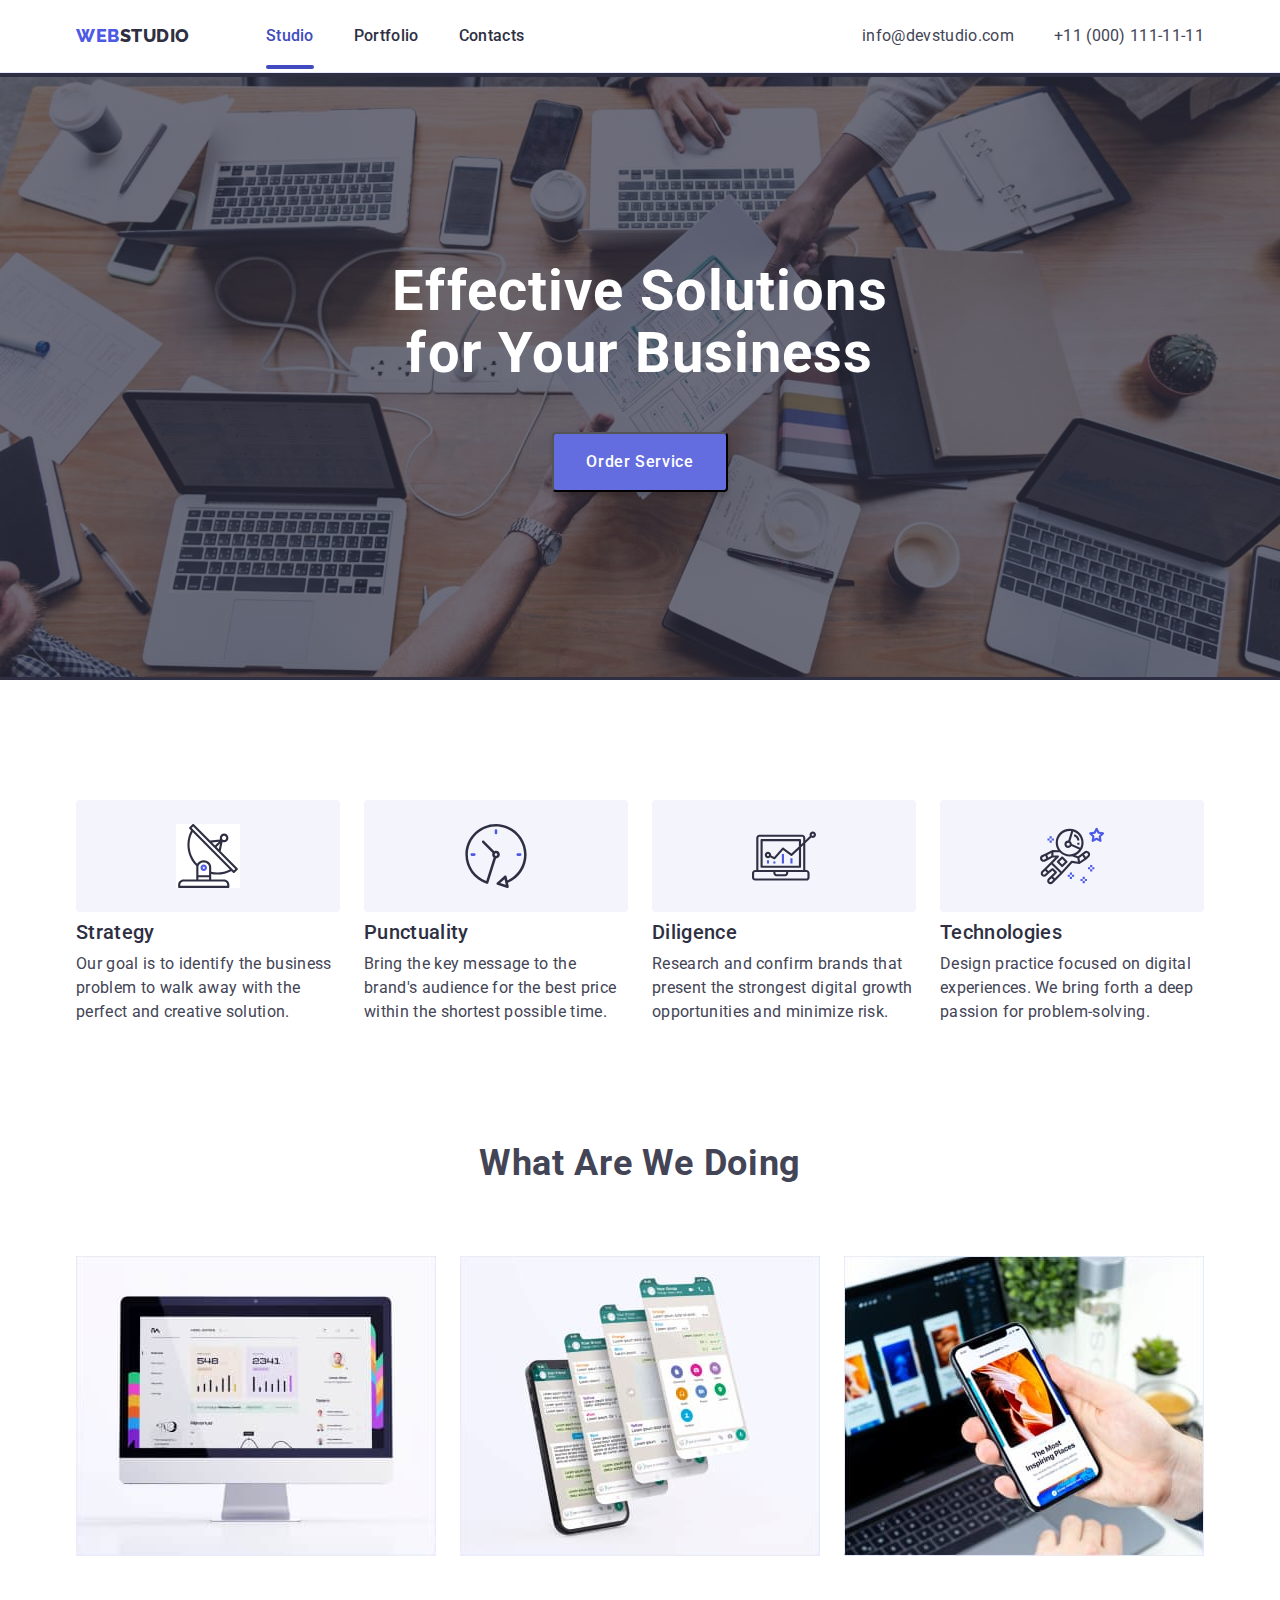
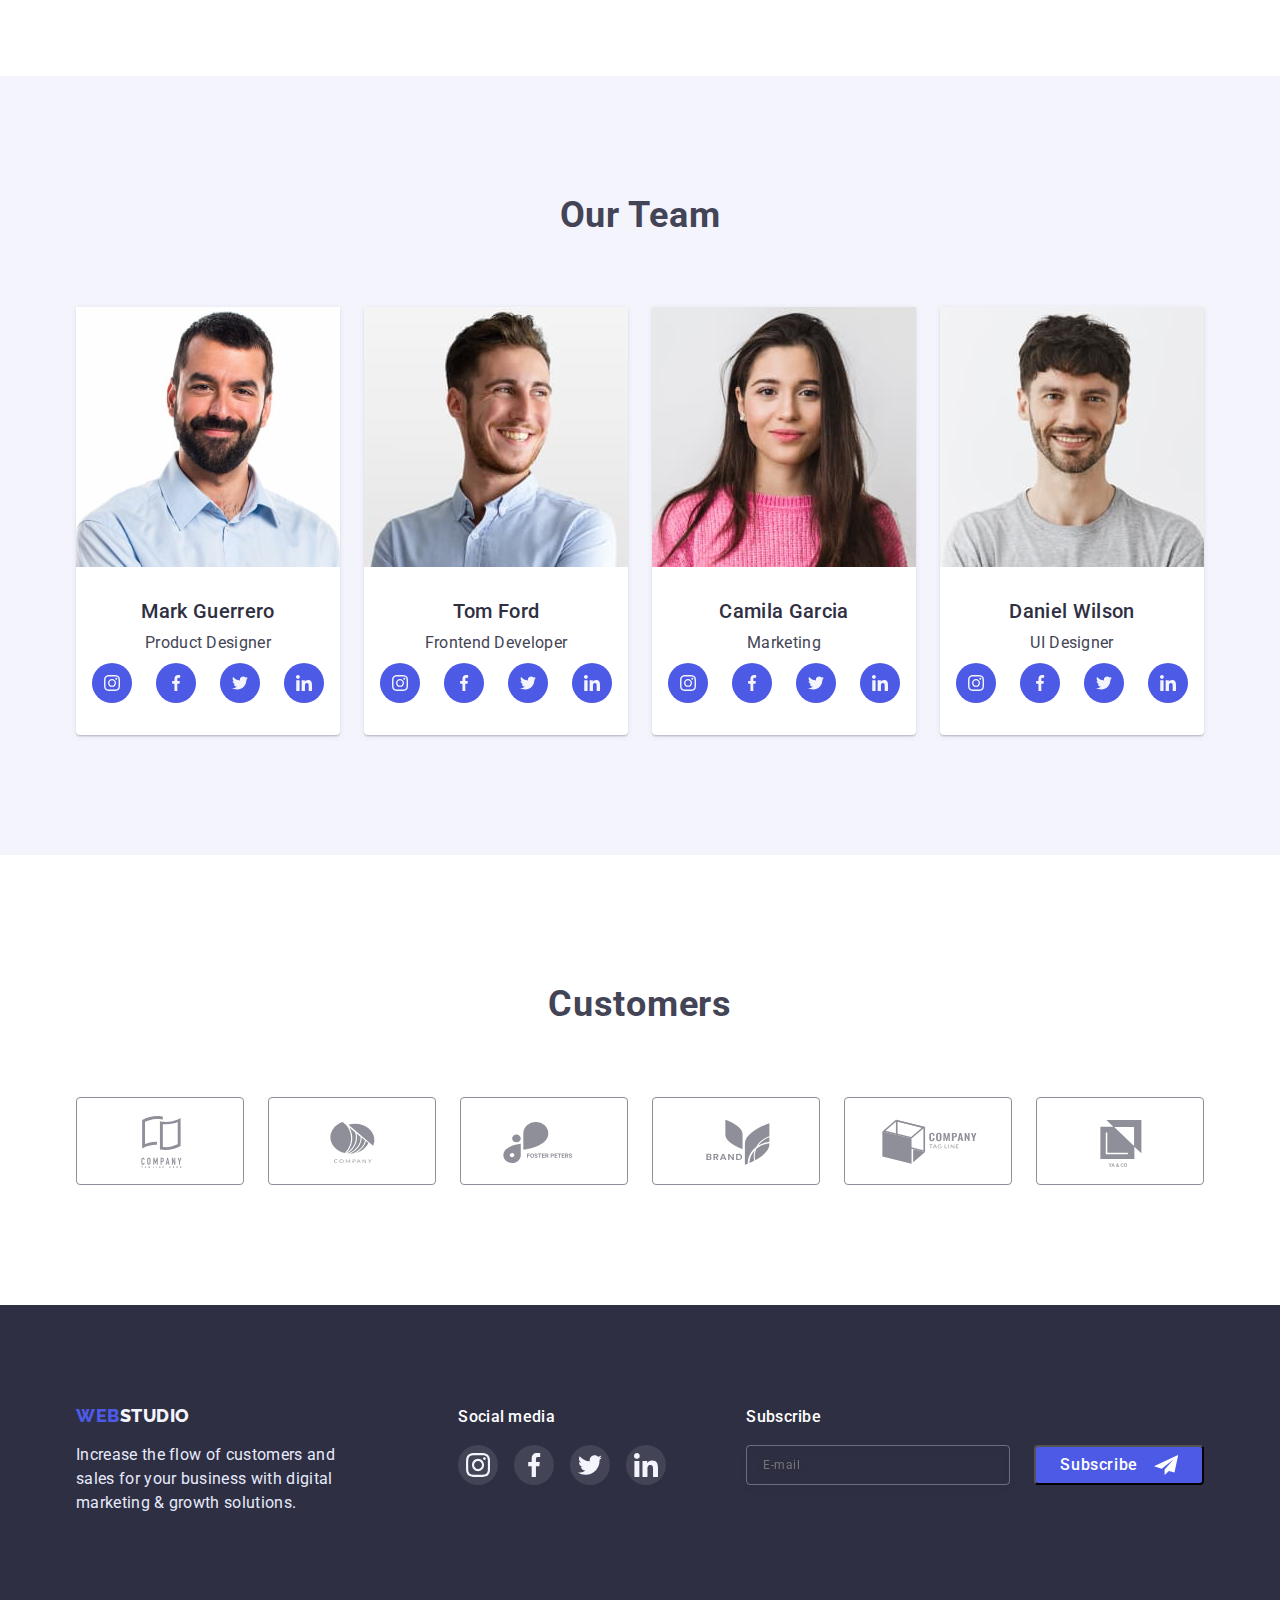
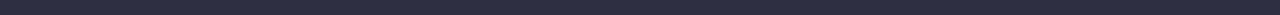
<file: index.html>
<!DOCTYPE html>

<html lang="en">
  <head>
    <meta charset="UTF-8" />
    <meta http-equiv="X-UA-Compatible" content="IE=edge" />
    <meta name="viewport" content="width=>, initial-scale=1.0" />

    <title>WebStudio</title>

    <link
      rel="stylesheet"
      href="https://cdn.jsdelivr.net/npm/modern-normalize@1.1.0/modern-normalize.min.css"
    />

    <link rel="preconnect" href="https://fonts.googleapis.com" />
    <link rel="preconnect" href="https://fonts.gstatic.com" crossorigin />
    <link
      href="https://fonts.googleapis.com/css2?family=Raleway:wght@800&family=Roboto:wght@400;500;700&display=swap"
      rel="stylesheet"
    />
    <link rel="stylesheet" href="./CSS/styles.css" />
  </head>
  <body>
    <!-- Header-->

    <header class="page-header">
      <div class="container header-conteiner">
        <nav class="navigation">
          <a class="logo link" href="./index.html">
            <span class="web">Web</span><span class="studio">Studio </span>
          </a>
          <ul class="menu list">
            <li class="menu-item">
              <a class="menu-link link current" href="./index.html"> Studio</a>
            </li>
            <li class="menu-item">
              <a class="menu-link link" href="./portfolio.html">Portfolio</a>
            </li>
            <li class="menu-item">
              <a class="menu-link link" href="">Contacts</a>
            </li>
          </ul>
        </nav>

        <ul class="contacts list">
          <li class="contacts-item">
            <a class="contacts-link link" href="mailto:info@devstudio.com"
              >info@devstudio.com</a
            >
          </li>
          <li class="contacts-item">
            <a class="contacts-link link" href="tel:+110001111111"
              >+11 (000) 111-11-11</a
            >
          </li>
        </ul>
      </div>
    </header>

    <main>
      <!-- Hero Section-->
      <section class="hero-section">
        <div class="container">
          <h1 class="hero-title">Effective Solutions for Your Business</h1>

          <button type="button" class="hero-button" data-modal-open>
            Order Service
          </button>
        </div>
      </section>
      <!--/ Hero Section-->

      <!-- About us-->
      <section class="section about">
        <div class="container">
          <h2 hidden class="visually-hidden">About us</h2>
          <ul class="list about-list">
            <li class="about-item">
              <div class="about-item-icon">
                <svg class="about-icon" width="64" height="64">
                  <use href="./images/icons.svg#icon-antenna"></use>
                </svg>
              </div>
              <h3 class="about-header">Strategy</h3>
              <p class="about-text">
                Our goal is to identify the business problem to walk away with
                the perfect and creative solution.
              </p>
            </li>
            <li class="about-item">
              <div class="about-item-icon">
                <svg class="about-icon" width="64" height="64">
                  <use href="./images/icons.svg#icon-clock"></use>
                </svg>
              </div>
              <h3 class="about-header">Punctuality</h3>
              <p class="about-text">
                Bring the key message to the brand's audience for the best price
                within the shortest possible time.
              </p>
            </li>
            <li class="about-item">
              <div class="about-item-icon">
                <svg class="about-icon" width="64" height="64">
                  <use href="./images/icons.svg#icon-diagram"></use>
                </svg>
              </div>
              <h3 class="about-header">Diligence</h3>
              <p class="about-text">
                Research and confirm brands that present the strongest digital
                growth opportunities and minimize risk.
              </p>
            </li>
            <li class="about-item">
              <div class="about-item-icon">
                <svg class="about-icon" width="64" height="64">
                  <use href="./images/icons.svg#icon-astronaut"></use>
                </svg>
              </div>
              <h3 class="about-header">Technologies</h3>
              <p class="about-text">
                Design practice focused on digital experiences. We bring forth a
                deep passion for problem-solving.
              </p>
            </li>
          </ul>
        </div>
      </section>
      <!-- /About us-->

      <!--What we doing-->
      <section class="prod-sect section">
        <div class="container">
          <h2 class="prod-sect-header">What are we doing</h2>
          <ul class="list prod-sect-list">
            <li class="prod-sect-item">
              <img src="./images/img1.jpg" alt="#" width="360" height="300" />
            </li>
            <li class="prod-sect-item">
              <img src="./images/img2.jpg" alt="#" width="360" height="300" />
            </li>
            <li class="prod-sect-item">
              <img src="./images/img3.jpg" alt="#" width="360" height="300" />
            </li>
          </ul>
        </div>
      </section>

      <!--Our team-->
      <section class="section team-section">
        <div class="container">
          <h2 class="team-header">Our Team</h2>
          <ul class="list team-list">
            <li class="team-item">
              <img
                class="team-img"
                src="./images/team-img1.jpg"
                alt="#"
                width="264"
                height="260"
              />
              <div class="team-sect-text">
                <h3 class="team-name">Mark Guerrero</h3>
                <p class="team-position">Product Designer</p>

                <ul class="team-social-list list">
                  <li class="team-social-item">
                    <a class="team-social-link link" href=""
                      ><svg class="team-social-icon" width="16" height="16">
                        <use href="./images/icons.svg#icon-instagram"></use>
                      </svg>
                    </a>
                  </li>
                  <li class="team-social-item">
                    <a class="team-social-link link" href=""
                      ><svg class="team-social-icon" width="16" height="16">
                        <use href="./images/icons.svg#icon-facebook"></use>
                      </svg>
                    </a>
                  </li>
                  <li class="team-social-item">
                    <a class="team-social-link link" href=""
                      ><svg class="team-social-icon" width="16" height="16">
                        <use href="./images/icons.svg#icon-twitter"></use>
                      </svg>
                    </a>
                  </li>
                  <li class="team-social-item">
                    <a class="team-social-link link" href=""
                      ><svg class="team-social-icon" width="16" height="16">
                        <use href="./images/icons.svg#icon-linkedin"></use>
                      </svg>
                    </a>
                  </li>
                </ul>
              </div>
            </li>
            <li class="team-item">
              <img
                class="team-img"
                src="./images/team-img2.jpg"
                alt="#"
                width="264"
                height="260"
              />
              <div class="team-sect-text">
                <h3 class="team-name">Tom Ford</h3>
                <p class="team-position">Frontend Developer</p>
                <ul class="team-social-list list">
                  <li class="team-social-item">
                    <a class="team-social-link link" href=""
                      ><svg class="team-social-icon" width="16" height="16">
                        <use href="./images/icons.svg#icon-instagram"></use>
                      </svg>
                    </a>
                  </li>
                  <li class="team-social-item">
                    <a class="team-social-link link" href=""
                      ><svg class="team-social-icon" width="16" height="16">
                        <use href="./images/icons.svg#icon-facebook"></use>
                      </svg>
                    </a>
                  </li>
                  <li class="team-social-item">
                    <a class="team-social-link link" href=""
                      ><svg class="team-social-icon" width="16" height="16">
                        <use href="./images/icons.svg#icon-twitter"></use>
                      </svg>
                    </a>
                  </li>
                  <li class="team-social-item">
                    <a class="team-social-link link" href=""
                      ><svg class="team-social-icon" width="16" height="16">
                        <use href="./images/icons.svg#icon-linkedin"></use>
                      </svg>
                    </a>
                  </li>
                </ul>
              </div>
            </li>
            <li class="team-item">
              <img
                class="team-img"
                src="./images/team-img3.jpg"
                alt="#"
                width="264"
                height="260"
              />
              <div class="team-sect-text">
                <h3 class="team-name">Camila Garcia</h3>
                <p class="team-position">Marketing</p>
                <ul class="team-social-list list">
                  <li class="team-social-item">
                    <a class="team-social-link link" href=""
                      ><svg class="team-social-icon" width="16" height="16">
                        <use href="./images/icons.svg#icon-instagram"></use>
                      </svg>
                    </a>
                  </li>
                  <li class="team-social-item">
                    <a class="team-social-link link" href=""
                      ><svg class="team-social-icon" width="16" height="16">
                        <use href="./images/icons.svg#icon-facebook"></use>
                      </svg>
                    </a>
                  </li>
                  <li class="team-social-item">
                    <a class="team-social-link link" href=""
                      ><svg class="team-social-icon" width="16" height="16">
                        <use href="./images/icons.svg#icon-twitter"></use>
                      </svg>
                    </a>
                  </li>
                  <li class="team-social-item">
                    <a class="team-social-link link" href=""
                      ><svg class="team-social-icon" width="16" height="16">
                        <use href="./images/icons.svg#icon-linkedin"></use>
                      </svg>
                    </a>
                  </li>
                </ul>
              </div>
            </li>
            <li class="team-item">
              <img
                class="team-img"
                src="./images/team-img4.jpg"
                alt="#"
                width="264"
                height="260"
              />
              <div class="team-sect-text">
                <h3 class="team-name">Daniel Wilson</h3>
                <p class="team-position">UI Designer</p>
                <ul class="team-social-list list">
                  <li class="team-social-item">
                    <a class="team-social-link link" href=""
                      ><svg class="team-social-icon" width="16" height="16">
                        <use href="./images/icons.svg#icon-instagram"></use>
                      </svg>
                    </a>
                  </li>
                  <li class="team-social-item">
                    <a class="team-social-link link" href=""
                      ><svg class="team-social-icon" width="16" height="16">
                        <use href="./images/icons.svg#icon-facebook"></use>
                      </svg>
                    </a>
                  </li>
                  <li class="team-social-item">
                    <a class="team-social-link link" href=""
                      ><svg class="team-social-icon" width="16" height="16">
                        <use href="./images/icons.svg#icon-twitter"></use>
                      </svg>
                    </a>
                  </li>
                  <li class="team-social-item">
                    <a class="team-social-link link" href=""
                      ><svg class="team-social-icon" width="16" height="16">
                        <use href="./images/icons.svg#icon-linkedin"></use>
                      </svg>
                    </a>
                  </li>
                </ul>
              </div>
            </li>
          </ul>
        </div>
      </section>
      <section class="section costumers-section">
        <div class="conteiner">
          <h2 class="costumers-header">Customers</h2>
          <ul class="costumers-list list">
            <li class="costumers-item">
              <a class="costumers-link link" href="">
                <svg class="costumers-link-icon" width="104" height="56">
                  <use href="./images/icons.svg#icon-Logo-1"></use>
                </svg>
              </a>
            </li>
            <li class="costumers-item">
              <a class="costumers-link link" href="">
                <svg class="costumers-link-icon" width="104" height="56">
                  <use href="./images/icons.svg#icon-Logo-2"></use>
                </svg>
              </a>
            </li>
            <li class="costumers-item">
              <a class="costumers-link link" href="">
                <svg class="costumers-link-icon" width="104" height="56">
                  <use href="./images/icons.svg#icon-Logo-3"></use>
                </svg>
              </a>
            </li>
            <li class="costumers-item">
              <a class="costumers-link link" href="">
                <svg class="costumers-link-icon" width="104" height="56">
                  <use href="./images/icons.svg#icon-Logo-4"></use>
                </svg>
              </a>
            </li>
            <li class="costumers-item">
              <a class="costumers-link link" href="">
                <svg class="costumers-link-icon" width="104" height="56">
                  <use href="./images/icons.svg#icon-Logo-5"></use>
                </svg>
              </a>
            </li>
            <li class="costumers-item">
              <a class="costumers-link link" href="">
                <svg class="costumers-link-icon" width="104" height="56">
                  <use href="./images/icons.svg#icon-Logo-6"></use>
                </svg>
              </a>
            </li>
          </ul>
        </div>
      </section>
    </main>
    <!-- Footer-->
    <footer class="footer">
      <div class="container footer-container">
        <div class="footer-text">
          <a class="logo-footer link" href="./index.html">
            <span class="web-footer">Web</span
            ><span class="studio-footer">Studio </span>
          </a>
          <p class="footer-text">
            Increase the flow of customers and sales for your business with
            digital marketing & growth solutions.
          </p>
        </div>
        <div class="footer-social">
          <h3 class="footer-header">Social media</h3>
          <ul class="footer-social-list list">
            <li class="footer-social-item">
              <a class="footer-social-link link" href=""
                ><svg class="footer-social-icon" width="24" height="24">
                  <use href="./images/icons.svg#icon-instagram"></use>
                </svg>
              </a>
            </li>
            <li class="footer-social-item">
              <a class="footer-social-link link" href=""
                ><svg class="footer-social-icon" width="24" height="24">
                  <use href="./images/icons.svg#icon-facebook"></use>
                </svg>
              </a>
            </li>
            <li class="footer-social-item">
              <a class="footer-social-link link" href=""
                ><svg class="footer-social-icon" width="24" height="24">
                  <use href="./images/icons.svg#icon-twitter"></use>
                </svg>
              </a>
            </li>
            <li class="footer-social-item">
              <a class="footer-social-link link" href=""
                ><svg class="footer-social-icon" width="24" height="24">
                  <use href="./images/icons.svg#icon-linkedin"></use>
                </svg>
              </a>
            </li>
          </ul>
        </div>
        <div class="footer-subs-wrapper">
          <h3 class="footer-header">Subscribe</h3>
          <form class="footer-subs-form">
            <label class="footer-form-field">
              <input
                type="email"
                name="footer_subs_email_adresses"
                class="footer-form-input"
                placeholder="E-mail"
                required
              />
            </label>
            <button type="submit" class="footer-subs-btn">
              Subscribe
              <svg class="footer-subs-icon" width="24" height="24">
                <use href="./images/icons.svg#icon-subscribe"></use>
              </svg>
            </button>
          </form>
        </div>
      </div>
    </footer>
    <div class="backdrop is-hidden" data-modal>
      <div class="modal">
        <button type="button" class="modal-close-button" data-modal-close>
          <svg class="modal-close-icon" width="8" height="8">
            <use href="./images/icons.svg#icon-modal-button"></use>
          </svg>
        </button>
        <form class="modal-form">
          <p class="modal-text">
            Leave your contacts and we will call you back
          </p>
          <label class="modal-form-field">
            <span class="modal-form-input-desc">Name</span>
            <span class="modal-form-input-wrapper">
              <input
                type="text"
                name="user_name"
                class="modal-form-input"
                required
                pattern="[a-zA-Z]+"
                minlength="2"
              />
              <svg class="modal-form-input-icon" width="18" height="24">
                <use href="./images/icons.svg#icon-name"></use>
              </svg>
            </span>
          </label>
          <label class="modal-form-field">
            <span class="modal-form-input-desc">Phone</span>
            <span class="modal-form-input-wrapper">
              <input
                type="tel"
                name="user_phone_number"
                class="modal-form-input"
                required
                pattern="[0-9]{3}-[0-9]{3}-[0-9]{2}-[0-9]{2}"
                title="xxx-xxx-xx-xx"
              />
              <svg class="modal-form-input-icon" width="18" height="24">
                <use href="./images/icons.svg#icon-phone"></use>
              </svg>
            </span>
          </label>
          <label class="modal-form-field">
            <span class="modal-form-input-desc">Email</span>
            <span class="modal-form-input-wrapper">
              <input
                type="email"
                name="user_email_adresses"
                class="modal-form-input"
                required
              />
              <svg class="modal-form-input-icon" width="18" height="24">
                <use href="./images/icons.svg#icon-email"></use>
              </svg>
            </span>
          </label>
          <label class="modal-form-field modal-coments-field">
            <span class="modal-form-input-desc">Comment</span>
            <textarea
              name="user_message"
              class="modal-form-message"
              placeholder="Text input"
            ></textarea>
          </label>

          <input
            id="user-policy"
            type="checkbox"
            name="user_policy"
            class="modal-form-check"
          />
          <label for="user-policy" class="modal-form-check-desc"
            >I accept the terms and conditions of the&nbsp;
            <a href="">Privacy Policy</a>
          </label>

          <button type="submit" class="modal-form-submit">Send</button>
        </form>
      </div>
    </div>
    <script src="./js/modal.js"></script>
  </body>
</html>
</file>
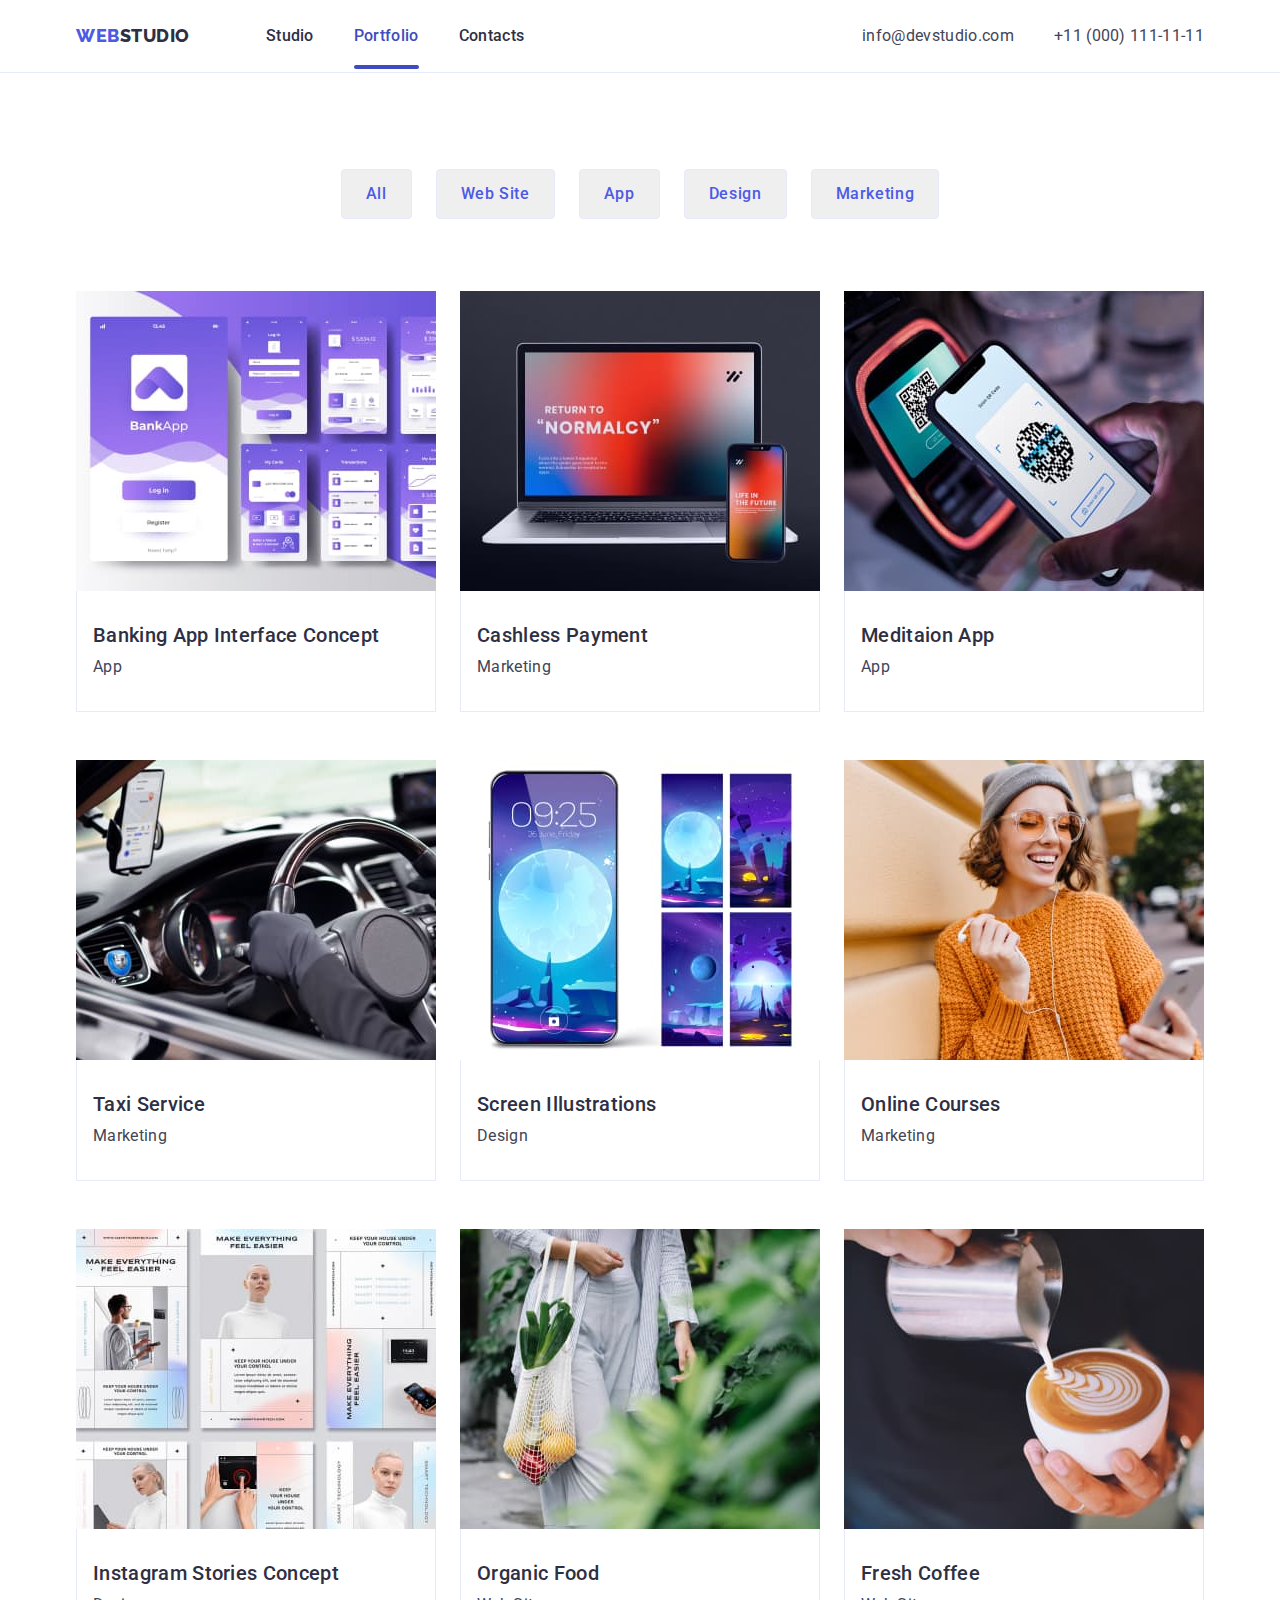
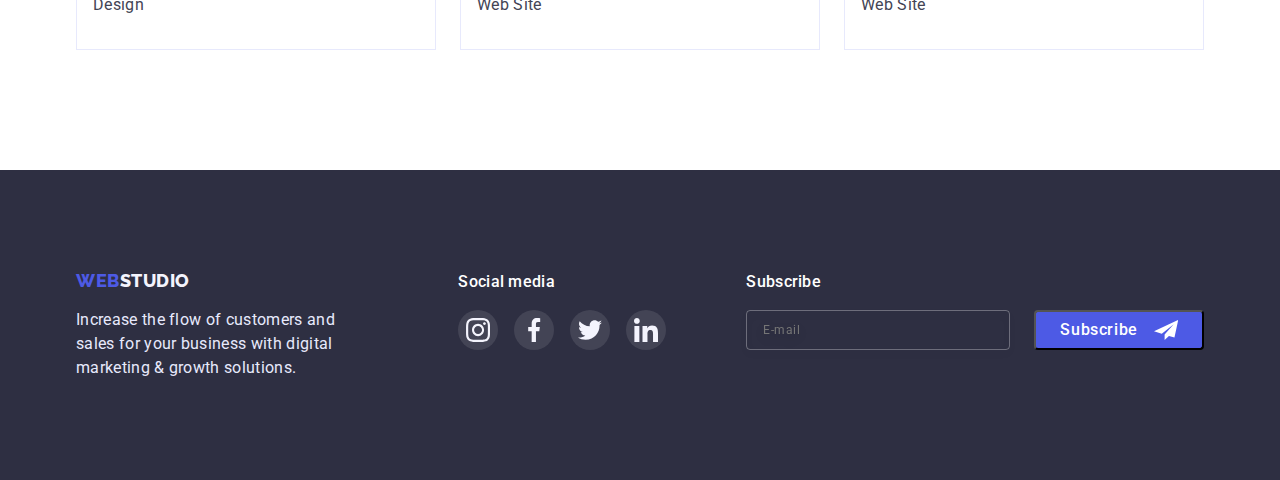
<file: portfolio.html>
<!DOCTYPE html>
<html lang="en">
  <head>
    <meta charset="UTF-8" />
    <meta http-equiv="X-UA-Compatible" content="IE=edge" />
    <meta name="viewport" content="width=device-width, initial-scale=1.0" />
    <title>portfolio</title>

    <link
      rel="stylesheet"
      href="https://cdn.jsdelivr.net/npm/modern-normalize@1.1.0/modern-normalize.min.css"
    />

    <link rel="preconnect" href="https://fonts.googleapis.com" />
    <link rel="preconnect" href="https://fonts.gstatic.com" crossorigin />
    <link
      href="https://fonts.googleapis.com/css2?family=Raleway:wght@800&family=Roboto:wght@400;500;700&display=swap"
      rel="stylesheet"
    />

    <link rel="stylesheet" href="./CSS/styles.css" />
  </head>

  <body>
    <!-- Header-->
    <header class="page-header">
      <div class="container header-conteiner">
        <nav class="navigation">
          <a class="logo link" href="./index.html">
            <span class="web">Web</span><span class="studio">Studio </span>
          </a>
          <ul class="menu list">
            <li class="menu-item">
              <a class="menu-link link" href="./index.html"> Studio</a>
            </li>
            <li class="menu-item">
              <a class="menu-link link current" href="./portfolio.html"
                >Portfolio</a
              >
            </li>
            <li class="menu-item">
              <a class="menu-link link" href="">Contacts</a>
            </li>
          </ul>
        </nav>

        <ul class="contacts list">
          <li class="contacts-item">
            <a class="contacts-link link" href="mailto:info@devstudio.com"
              >info@devstudio.com</a
            >
          </li>
          <li class="contacts-item">
            <a class="contacts-link link" href="tel:+110001111111"
              >+11 (000) 111-11-11</a
            >
          </li>
        </ul>
      </div>
    </header>
    <main>
      <section class="section filters">
        <div class="container">
          <h1 hidden class="visually-hidden">Filters</h1>
          <ul class="list filters-list">
            <li class="filters-item">
              <button type="button" class="filters-button">All</button>
            </li>
            <li class="filters-item">
              <button type="button" class="filters-button">Web Site</button>
            </li>
            <li class="filters-item">
              <button type="button" class="filters-button">App</button>
            </li>
            <li class="filters-item">
              <button type="button" class="filters-button">Design</button>
            </li>
            <li class="filters-item">
              <button type="button" class="filters-button">Marketing</button>
            </li>
          </ul>

          <ul class="list projects-menu-list">
            <li class="projects-meny-item">
              <a class="project-menu-link" href="">
                <div class="project-list-img-wraper">
                  <img
                    src="./images/row1-pj1.jpg"
                    alt="#"
                    width="360"
                    height="300"
                  />
                  <p class="projects-overlay">
                    14 Stylish and User-Friendly App Design Concepts · Task
                    Manager App · Calorie Tracker App · Exotic Fruit Ecommerce
                    App · Cloud Storage App
                  </p>
                </div>

                <div class="project-menu-text-box">
                  <h3 class="projects-menu-headers">
                    Banking App Interface Concept
                  </h3>
                  <p class="project-menu-text">App</p>
                </div>
              </a>
            </li>
            <li class="projects-meny-item">
              <a class="project-menu-link" href="">
                <div class="project-list-img-wraper">
                  <img
                    src="./images/row1-pj2.jpg"
                    alt="#"
                    width="360"
                    height="300"
                  />
                  <p class="projects-overlay">
                    14 Stylish and User-Friendly App Design Concepts · Task
                    Manager App · Calorie Tracker App · Exotic Fruit Ecommerce
                    App · Cloud Storage App
                  </p>
                </div>

                <div class="project-menu-text-box">
                  <h3 class="projects-menu-headers">Cashless Payment</h3>
                  <p class="project-menu-text">Marketing</p>
                </div>
              </a>
            </li>
            <li class="projects-meny-item">
              <a class="project-menu-link" href="">
                <div class="project-list-img-wraper">
                  <img
                    src="./images/row1-pj3.jpg"
                    alt="#"
                    width="360"
                    height="300"
                  />
                  <p class="projects-overlay">
                    14 Stylish and User-Friendly App Design Concepts · Task
                    Manager App · Calorie Tracker App · Exotic Fruit Ecommerce
                    App · Cloud Storage App
                  </p>
                </div>

                <div class="project-menu-text-box">
                  <h3 class="projects-menu-headers">Meditaion App</h3>
                  <p class="project-menu-text">App</p>
                </div>
              </a>
            </li>
            <li class="projects-meny-item">
              <a class="project-menu-link" href="">
                <div class="project-list-img-wraper">
                  <img
                    src="./images/row2-pj1.jpg"
                    alt="#"
                    width="360"
                    height="300"
                  />
                  <p class="projects-overlay">
                    14 Stylish and User-Friendly App Design Concepts · Task
                    Manager App · Calorie Tracker App · Exotic Fruit Ecommerce
                    App · Cloud Storage App
                  </p>
                </div>

                <div class="project-menu-text-box">
                  <h3 class="projects-menu-headers">Taxi Service</h3>
                  <p class="project-menu-text">Marketing</p>
                </div>
              </a>
            </li>
            <li class="projects-meny-item">
              <a class="project-menu-link" href="">
                <div class="project-list-img-wraper">
                  <img
                    src="./images/row2-pj2.jpg"
                    alt="#"
                    width="360"
                    height="300"
                  />
                  <p class="projects-overlay">
                    14 Stylish and User-Friendly App Design Concepts · Task
                    Manager App · Calorie Tracker App · Exotic Fruit Ecommerce
                    App · Cloud Storage App
                  </p>
                </div>

                <div class="project-menu-text-box">
                  <h3 class="projects-menu-headers">Screen Illustrations</h3>
                  <p class="project-menu-text">Design</p>
                </div>
              </a>
            </li>
            <li class="projects-meny-item">
              <a class="project-menu-link" href="">
                <div class="project-list-img-wraper">
                  <img
                    src="./images/row2-pj3.jpg"
                    alt="#"
                    width="360"
                    height="300"
                  />
                  <p class="projects-overlay">
                    14 Stylish and User-Friendly App Design Concepts · Task
                    Manager App · Calorie Tracker App · Exotic Fruit Ecommerce
                    App · Cloud Storage App
                  </p>
                </div>

                <div class="project-menu-text-box">
                  <h3 class="projects-menu-headers">Online Courses</h3>
                  <p class="project-menu-text">Marketing</p>
                </div>
              </a>
            </li>
            <li class="projects-meny-item">
              <a class="project-menu-link" href="">
                <div class="project-list-img-wraper">
                  <img
                    src="./images/row3-pj1.jpg"
                    alt="#"
                    width="360"
                    height="300"
                  />
                  <p class="projects-overlay">
                    14 Stylish and User-Friendly App Design Concepts · Task
                    Manager App · Calorie Tracker App · Exotic Fruit Ecommerce
                    App · Cloud Storage App
                  </p>
                </div>

                <div class="project-menu-text-box">
                  <h3 class="projects-menu-headers">
                    Instagram Stories Concept
                  </h3>
                  <p class="project-menu-text">Design</p>
                </div>
              </a>
            </li>
            <li class="projects-meny-item">
              <a class="project-menu-link" href="">
                <div class="project-list-img-wraper">
                  <img
                    src="./images/row3-pj2.jpg"
                    alt="#"
                    width="360"
                    height="300"
                  />
                  <p class="projects-overlay">
                    14 Stylish and User-Friendly App Design Concepts · Task
                    Manager App · Calorie Tracker App · Exotic Fruit Ecommerce
                    App · Cloud Storage App
                  </p>
                </div>

                <div class="project-menu-text-box">
                  <h3 class="projects-menu-headers">Organic Food</h3>
                  <p class="project-menu-text">Web Site</p>
                </div>
              </a>
            </li>
            <li class="projects-meny-item">
              <a class="project-menu-link" href="">
                <div class="project-list-img-wraper">
                  <img
                    src="./images/row3-pj3.jpg"
                    alt="#"
                    width="360"
                    height="300"
                  />
                  <p class="projects-overlay">
                    14 Stylish and User-Friendly App Design Concepts · Task
                    Manager App · Calorie Tracker App · Exotic Fruit Ecommerce
                    App · Cloud Storage App
                  </p>
                </div>

                <div class="project-menu-text-box">
                  <h3 class="projects-menu-headers">Fresh Coffee</h3>
                  <p class="project-menu-text">Web Site</p>
                </div>
              </a>
            </li>
          </ul>
        </div>
      </section>
    </main>
    <!--Footer-->
    <footer class="footer">
      <div class="container footer-container">
        <div class="footer-text">
          <a class="logo-footer link" href="./index.html">
            <span class="web-footer">Web</span
            ><span class="studio-footer">Studio </span>
          </a>
          <p class="footer-text">
            Increase the flow of customers and sales for your business with
            digital marketing & growth solutions.
          </p>
        </div>
        <div class="footer-social">
          <h3 class="footer-header">Social media</h3>
          <ul class="footer-social-list list">
            <li class="footer-social-item">
              <a class="footer-social-link link" href=""
                ><svg class="footer-social-icon" width="24" height="24">
                  <use href="./images/icons.svg#icon-instagram"></use>
                </svg>
              </a>
            </li>
            <li class="footer-social-item">
              <a class="footer-social-link link" href=""
                ><svg class="footer-social-icon" width="24" height="24">
                  <use href="./images/icons.svg#icon-facebook"></use>
                </svg>
              </a>
            </li>
            <li class="footer-social-item">
              <a class="footer-social-link link" href=""
                ><svg class="footer-social-icon" width="24" height="24">
                  <use href="./images/icons.svg#icon-twitter"></use>
                </svg>
              </a>
            </li>
            <li class="footer-social-item">
              <a class="footer-social-link link" href=""
                ><svg class="footer-social-icon" width="24" height="24">
                  <use href="./images/icons.svg#icon-linkedin"></use>
                </svg>
              </a>
            </li>
          </ul>
        </div>
        <div class="footer-subs-wrapper">
          <h3 class="footer-header">Subscribe</h3>
          <form class="footer-subs-form">
            <label class="footer-form-field">
              <input
                type="email"
                name="footer_subs_email_adresses"
                class="footer-form-input"
                placeholder="E-mail"
                required
              />
            </label>
            <button type="submit" class="footer-subs-btn">
              Subscribe
              <svg class="footer-subs-icon" width="24" height="24">
                <use href="./images/icons.svg#icon-subscribe"></use>
              </svg>
            </button>
          </form>
        </div>
      </div>
    </footer>
  </body>
</html>
</file>
<file: CSS/styles.css>
/* Body Studio*/
:root {
  --primary-text-color: #434455;
  --title-text-color: #2e2f42;
  --hover-focus-color: #404bbf;
  --transition-time: 250ms cubic-bezier(0.4, 0, 0.2, 1);
}

h1,
h2,
h3,
h4,
p {
  margin: 0 auto;
}

ul {
  margin: 0;
  padding: 0;
}
img {
  display: block;
}

body {
  font-family: "Roboto", sans-serif;
  font-style: normal;
  color: var(--primary-text-color);
  font-weight: 400;
  font-size: 16px;
  line-height: 1.5;
  letter-spacing: 0.02em;
  max-width: 1440px;
}
.container {
  width: 1158px;
  margin: 0 auto;
  padding-left: 15px;
  padding-right: 15px;
}
.section {
  padding-bottom: 120px;
}

.list {
  list-style: none;
}
.link {
  text-decoration: none;
  transition: color var(--transition-time);
}
.link:hover,
.link:focus {
  color: var(--hover-focus-color);
}

/* Header*/
.page-header {
  padding: 24px 0;
  border-bottom: 1px solid #e7e9fc;
}
.header-conteiner {
  display: flex;
}
.navigation {
  display: flex;
  flex-direction: row;
  align-items: flex-start;
  padding: 0px;
}
.logo {
  font-family: "Raleway", sans-serif;
  font-weight: 800;
  font-size: 18px;
  line-height: 1.3;
  display: flex;
  align-items: center;
  letter-spacing: 0.03em;
  text-transform: uppercase;
  margin-right: 76px;
}
.web {
  color: #4d5ae5;
}
.studio {
  color: var(--title-text-color);
}

.menu-link {
  padding: 24px 0;
  position: relative;
  font-weight: 500;
  color: var(--title-text-color);
}
.current {
  color: var(--hover-focus-color);
}
.current::after {
  content: "";
  display: block;
  position: absolute;
  width: 100%;
  height: 4px;
  bottom: 0;
  left: 0;

  background-color: var(--hover-focus-color);

  border-radius: 2px;
}
.menu {
  display: flex;
  gap: 40px;
}
.contacts {
  display: flex;
  gap: 40px;
  margin-left: auto;
}
.contacts-link {
  color: var(--primary-text-color);
}
/* Hero section*/
.hero-section {
  background: #2e2f42;
  align-items: center;
  text-align: center;
  padding: 188px 0;
  flex-grow: 1;
  background-image: linear-gradient(
      rgba(46, 47, 66, 0.7),
      rgba(46, 47, 66, 0.7)
    ),
    url(../images/people-office1.jpg);
  background-repeat: no-repeat;
  background-position: center;
}
.hero-title {
  font-weight: 700;
  font-size: 56px;
  line-height: 1.1;
  letter-spacing: 0.02em;
  color: #ffffff;

  width: 496px;
  margin-bottom: 48px;
}

.hero-button:hover,
.hero-button:focus {
  background-color: var(--hover-focus-color);
}
.hero-button {
  display: block;
  font-weight: 500;
  font-size: 16px;
  line-height: 1.5;
  font-family: inherit;
  letter-spacing: 0.04em;
  color: #ffffff;
  cursor: pointer;
  background: #636de0;

  box-shadow: 0px 4px 4px rgba(0, 0, 0, 0.15);
  border-radius: 4px;
  padding: 16px 32px;
  margin: 48px auto 0 auto;
  transition: background-color var(--transition-time);
}

/* About section*/
.visually-hidden {
  position: absolute;
  top: -150;
  z-index: -100;
  width: 0;
  height: 0;
  opacity: 0;
  visibility: hidden;
  user-select: none;
  cursor: none;
  margin: 0;
  padding: 0;
  overflow: hidden;
  border: none;
  outline: none;
  white-space: nowrap;
}
.about {
  padding-top: 120px;
}
.about-list {
  display: flex;
  flex-direction: row;
  gap: 24px;
}
.about-item {
  max-width: 264px;
}
.about-item-icon {
  display: flex;

  justify-content: center;
  align-items: center;

  height: 112px;
  background: #f4f4fd;
  border-radius: 4px;
  margin-bottom: 8px;
}

.about-header {
  font-weight: 500;
  font-size: 20px;
  line-height: 1.2;
  color: var(--title-text-color);
  margin-bottom: 8px;
}

/*Products section*/

.prod-sect-header {
  font-weight: 700;
  font-size: 36px;
  line-height: 1.1;
  letter-spacing: 0.02em;
  text-transform: capitalize;
  text-align: center;
  margin-bottom: 72px;
}
.prod-sect-list {
  display: flex;
  flex-direction: row;
  gap: 24px;
}
.prod-sect-item {
  width: calc((100%-48px) / 3);
}

/*Our team*/
.team-section {
  padding-top: 120px;
}
.team-header {
  font-weight: 700;
  font-size: 36px;
  line-height: 1.1;
  letter-spacing: 0.02em;
  text-transform: capitalize;
  text-align: center;
  margin-bottom: 72px;
}
.team-list {
  display: flex;
  flex-direction: row;
  gap: 24px;
}
.team-item {
  text-align: center;
  width: calc((100% - 72px) / 4);
  background: #ffffff;
  box-shadow: 0px 1px 6px rgba(46, 47, 66, 0.08),
    0px 1px 1px rgba(46, 47, 66, 0.16), 0px 2px 1px rgba(46, 47, 66, 0.08);
  border-radius: 0px 0px 4px 4px;
}
.team-section {
  background-color: #f4f4fd;
}
.team-sect-text {
  padding: 32px 16px;
}
.team-name {
  font-weight: 500;
  font-size: 20px;
  line-height: 1.2;
  color: var(--title-text-color);
  margin-bottom: 8px;
}
.team-position {
  margin-bottom: 8px;
}
.team-social-list {
  display: flex;
  justify-content: center;
  gap: 24px;
}
.team-social-item {
  width: 40px;
  height: 40px;
  transition: background-color var(--transition-time);
}
.team-social-link {
  display: flex;
  justify-content: center;
  align-items: center;
  width: 100%;
  height: 100%;
  border-radius: 50%;
  background-color: #4d5ae5;
  transition: background-color var(--transition-time);
}
.team-social-item :hover,
.team-social-item:focus {
  background-color: #404bbf;
}
/* Costumers*/
.costumers-section {
  padding-top: 130px;
}
.costumers-header {
  font-weight: 700;
  font-size: 36px;
  line-height: 1.1;
  letter-spacing: 0.02em;
  text-transform: capitalize;
  box-sizing: border-box;
  text-align: center;
  margin-bottom: 72px;
}
.costumers-list {
  display: flex;
  justify-content: center;
  gap: 24px;
}
.costumers-item {
  width: 168px;
  height: 88px;
}
.costumers-link {
  display: flex;
  justify-content: center;
  align-items: center;
  width: 100%;
  height: 100%;
  fill: #8e8f99;
  border: 1px solid #8e8f99;
  border-radius: 4px;
  transition: fill var(--transition-time), border-color var(--transition-time);
}
.costumers-link:hover,
.costumers-link:focus {
  fill: #404bbf;
  border-color: #404bbf;
}

/*Footer*/

.footer {
  background: #2e2f42;
  padding: 100px 0;
}
.footer-container {
  display: flex;
}

.logo-footer {
  font-family: "Raleway", sans-serif;
  font-weight: 800;
  font-size: 18px;
  line-height: 1.2;
  display: inline-block;
  align-items: center;
  letter-spacing: 0.03em;
  text-transform: uppercase;
  margin-bottom: 16px;
}
.web-footer {
  color: #4d5ae5;
}
.studio-footer {
  color: #f4f4fd;
}
.footer-text {
  color: #e7e9fc;
  max-width: 264px;
  margin-left: 0;
}
.footer-social {
  margin-left: 120px;
}
.footer-header {
  font-style: normal;
  font-weight: 500;
  font-size: 16px;
  line-height: 1.5;
  letter-spacing: 0.02em;
  box-sizing: border-box;
  color: #ffffff;
  margin-bottom: 16px;
}
.footer-social-list {
  display: flex;
  justify-content: center;
  gap: 16px;
}
.footer-social-item {
  width: 40px;
  height: 40px;
  transition: background-color var(--transition-time);
}
.footer-social-link {
  display: flex;
  justify-content: center;
  align-items: center;
  width: 100%;
  height: 100%;
  border-radius: 50%;

  background-color: rgba(255, 255, 255, 0.1);
  transition: background-color var(--transition-time);
}
.footer-social-item :hover,
.footer-social-item:focus {
  background-color: rgba(49, 208, 170, 1);
}
.footer-subs-wrapper {
  margin-left: 80px;
}
.footer-subs-form {
  display: flex;
  gap: 24px;
}
.footer-form-input {
  display: block;
  font-weight: 400;
  font-size: 12px;
  line-height: 2;
  letter-spacing: 0.04em;
  color: rgba(255, 255, 255, 0.6);
  background-color: transparent;
  border: 1px solid rgba(255, 255, 255, 0.3);
  filter: drop-shadow(0px 4px 4px rgba(0, 0, 0, 0.15));
  border-radius: 4px;
  padding: 8px 16px;
  width: 264px;
  height: 40px;
}
.footer-subs-btn {
  display: flex;
  gap: 16px;
  cursor: pointer;
  background-color: #4d5ae5;
  border-radius: 4px;
  height: 40px;
  padding: 8px 24px;
  font-weight: 500;
  align-items: center;
  text-align: center;
  letter-spacing: 0.04em;
  color: #ffffff;
  transition: background-color var(--transition-time);
}
.footer-subs-btn:hover,
.footer-subs-btn:focus {
  background-color: var(--hover-focus-color);
}

/*--------- Portfolio---------*/
.filters {
  padding-top: 96px;
}
.filters-button:hover,
.filters-button:focus {
  color: #ffffff;
  background-color: var(--hover-focus-color);
  border-color: var(--hover-focus-color);
  box-shadow: 0px 3px 1px rgba(0, 0, 0, 0.1), 0px 2px 1px rgba(0, 0, 0, 0.08),
    0px 2px 2px rgba(0, 0, 0, 0.12);
}
.filters-list {
  display: flex;
  flex-direction: row;
  align-items: center;
  justify-content: center;
  padding: 0px;
  gap: 24px;
  margin-bottom: 72px;
}
.filters-button {
  display: block;
  font-weight: 500;
  font-size: 16px;
  line-height: 1.5;
  font-family: inherit;
  cursor: pointer;
  border: 1px solid #e7e9fc;
  border-radius: 4px;
  text-align: center;
  letter-spacing: 0.04em;
  color: #4d5ae5;
  padding: 12px 24px;
  transition: color var(--transition-time),
    background-color var(--transition-time), border-color var(--transition-time),
    box-shadow var(--transition-time);
}

.projects-menu-list {
  display: flex;
  flex-wrap: wrap;
  gap: 48px 24px;
}

.projects-meny-item {
  width: 360px;
  padding: 0;
}
.project-menu-link {
  text-decoration: none;
  display: block;
  transition: box-shadow var(--transition-time);
}
.project-menu-link:hover {
  box-shadow: 0px 1px 6px rgba(46, 47, 66, 0.08),
    0px 1px 1px rgba(46, 47, 66, 0.16), 0px 2px 1px rgba(46, 47, 66, 0.08);
}
.projects-menu-headers {
  font-weight: 500;
  font-size: 20px;
  line-height: 1.2;
  color: var(--title-text-color);
  margin-bottom: 8px;
}
.project-menu-text-box {
  padding: 32px 16px;
  border: 1px solid #e7e9fc;
  border-top: none;
}
.project-menu-text {
  color: var(--primary-text-color);
}
.project-list-img-wraper {
  position: relative;
  overflow: hidden;
}
.projects-overlay {
  color: #f4f4fd;
  background-color: rgba(77, 90, 229, 1);
  padding: 32px 40px;
  position: absolute;
  top: 0;
  left: 0;
  width: 100%;
  height: 100%;
  overflow: auto;
  transform: translate(0, 100%);
  transition: transform var(--transition-time);
}
.project-menu-link:hover .projects-overlay,
.project-menu-link:focus .projects-overlay {
  transform: translate(0, 0);
}

/*----- Modal----*/
.backdrop {
  position: fixed;
  z-index: 100;
  left: 0;
  top: 0;
  width: 100%;
  height: 100%;
  background-color: rgba(46, 47, 66, 0.4);
  opacity: 1;
  transition: opacity var(--transition-time), visibility var(--transition-time);
}
.backdrop.is-hidden {
  opacity: 0;
  visibility: hidden;
  pointer-events: none;
}

.modal {
  position: absolute;
  top: 50%;
  left: 50%;
  transform: translate(-50%, -50%) scale(1);
  width: 408px;
  height: 584px;
  padding: 72px 24px 24px;
  background: #fcfcfc;
  box-shadow: 0px 1px 1px rgba(0, 0, 0, 0.14), 0px 1px 3px rgba(0, 0, 0, 0.12),
    0px 2px 1px rgba(0, 0, 0, 0.2);
  border-radius: 4px;

  transition: transform 1s linear;
}
.backdrop.backdrop.is-hidden.modal {
  transform: scale(0);
}

.modal-close-button {
  position: absolute;
  top: 24px;
  right: 24px;
  display: flex;
  justify-content: center;
  align-items: center;
  cursor: pointer;
  width: 24px;
  height: 24px;
  padding: 0;
  border-radius: 50%;
  background: #e7e9fc;
  border: 1px solid rgba(0, 0, 0, 0.1);
  transition: fill var(--transition-time),
    background-color var(--transition-time);
}
.modal-close-button:hover,
.modal-close-button:focus {
  fill: rgba(255, 255, 255, 1);
  background-color: rgba(64, 75, 191, 1);
}
.modal-form {
  display: flex;
  flex-direction: column;
}
.modal-text {
  font-weight: 500;

  text-align: center;

  color: var(--title-text-color);
  margin-bottom: 16px;
}
.modal-form-field {
  margin-bottom: 8px;
}
.modal-coments-field {
  margin-bottom: 16px;
}
.modal-form-input-desc {
  display: block;
  font-size: 12px;
  line-height: 1.16;
  letter-spacing: 0.01em;
  color: #8e8f99;
  margin-bottom: 4px;
}
.modal-form-input-wrapper {
  display: block;
  position: relative;
}
.modal-form-input {
  width: 100%;
  height: 40px;
  border: 1px solid rgba(33, 33, 33, 0.2);
  border-radius: 4px;
  padding-left: 38px;
  transition: border-color var(--transition-time);
}
.modal-form-input:focus {
  outline: none;
  border-color: #4d5ae5;
}
.modal-form-input-icon {
  display: block;
  position: absolute;
  top: 50%;
  left: 16px;
  transform: translate(0, -50%);
  transition: fill var(--transition-time);
}
.modal-form-input:focus + .modal-form-input-icon {
  fill: #4d5ae5;
}
.modal-form-message {
  display: block;
  width: 100%;
  height: 120px;
  resize: none;
  border: 1px solid rgba(33, 33, 33, 0.2);
  border-radius: 4px;
  padding: 8px 16px;
  transition: border-color var(--transition-time);
}
.modal-form-message::placeholder {
  font-size: 12px;
  line-height: 1.16;
  letter-spacing: 0.04em;
  color: rgba(117, 117, 117, 0.5);
}
.modal-form-message:focus {
  outline: none;
  border-color: #4d5ae5;
}
.modal-form-check-desc::before {
  content: "";
  display: block;
  width: 16px;
  height: 16px;
  border: 1.25px solid var(--title-text-color);
  border-radius: 2px;
  cursor: pointer;
  margin-right: 8px;
  transition: border-color var(--transition-time);
}
.modal-form-check-desc {
  display: flex;
  align-items: center;
  margin-bottom: 24px;
  font-size: 12px;
  line-height: 1.16;
  letter-spacing: 0.04em;
  color: #757575;
}
.modal-form-check:checked + .modal-form-check-desc::before {
  background-color: var(--hover-focus-color);
  background-image: url(../images/checked-icon.svg);
  background-repeat: no-repeat;
  background-position: center;
}
.modal-form-check:focus + .modal-form-check-desc::before {
  outline: none;
  border-color: #4d5ae5;
}
.modal-form-check {
  appearance: none;
}
.modal-form-submit {
  align-self: center;
  font-weight: 500;
  font-size: 16px;
  line-height: 1.5;
  text-align: center;
  letter-spacing: 0.04em;
  color: #ffffff;
  width: 169px;
  background: #4d5ae5;
  box-shadow: 0px 4px 4px rgba(0, 0, 0, 0.15);
  border-radius: 4px;
  cursor: pointer;
  padding: 16px 32px;

  transition: background-color var(--transition-time);
}
.modal-form-submit:hover,
.modal-form-submit:focus {
  background-color: var(--hover-focus-color);
}

/*----- Modal----*/
</file>
